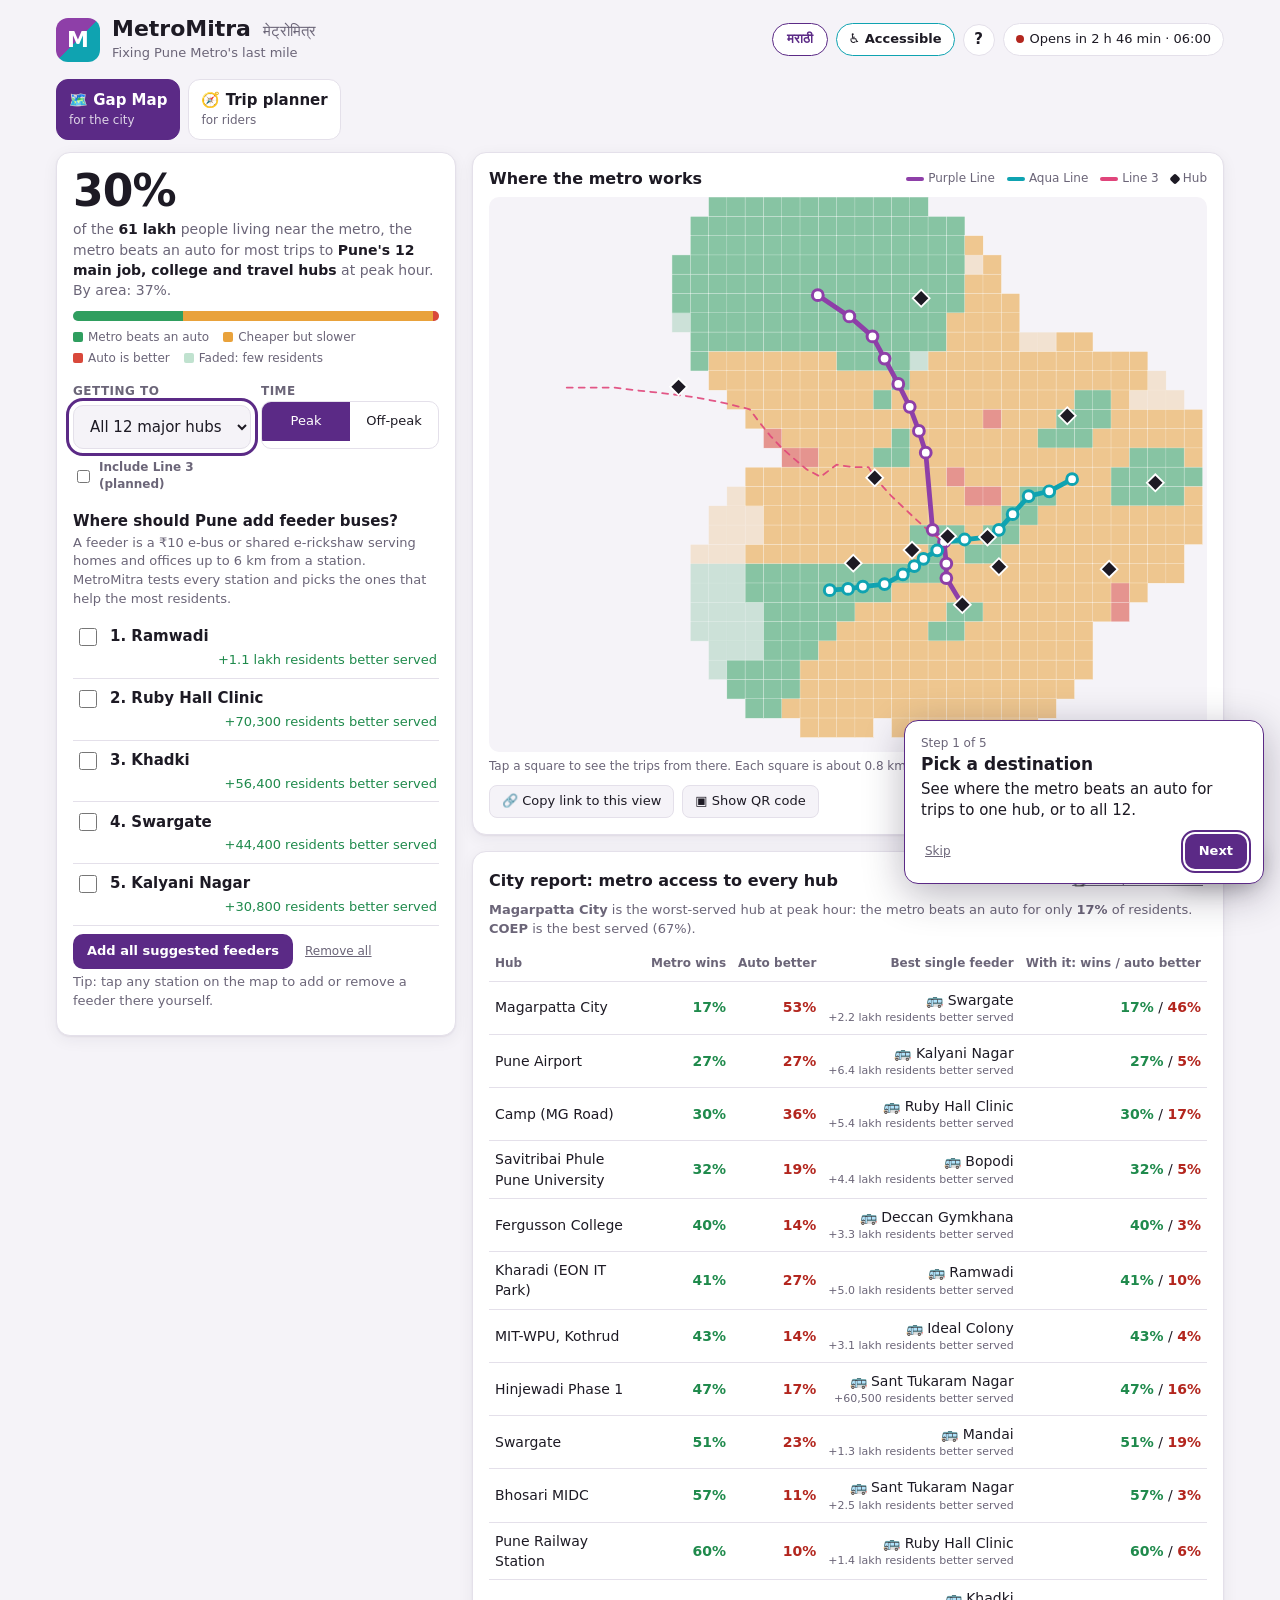
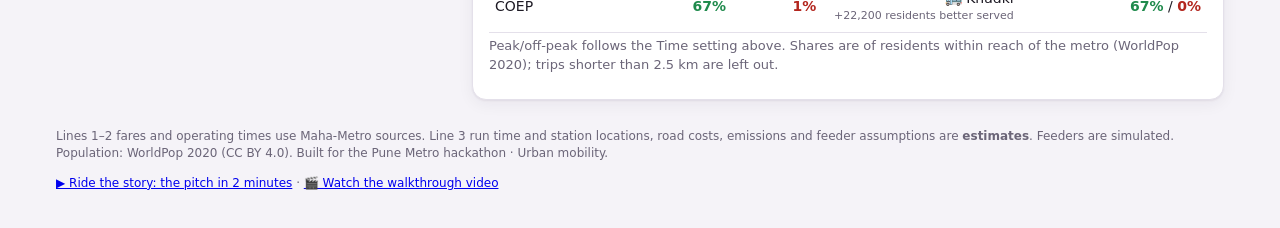
<file: index.html>
<!doctype html>
<html lang="en">
<head>
  <meta charset="utf-8">
  <meta name="viewport" content="width=device-width, initial-scale=1">
  <title>MetroMitra · Pune Metro gap map and trip planner</title>
  <meta name="description" content="See where Pune Metro beats an auto and where it fails, simulate feeder buses that fix the last mile, and plan any trip door to door.">
  <meta name="theme-color" content="#5b2a86">
  <link rel="manifest" href="manifest.webmanifest">
  <link rel="icon" href="icons/icon.svg" type="image/svg+xml">
  <link rel="apple-touch-icon" href="icons/icon-192.png">
  <link rel="stylesheet" href="css/style.css">
</head>
<body>
  <header class="top">
    <div class="brand">
      <span class="logo" aria-hidden="true">M</span>
      <div>
        <h1 data-i18n-html="brand">MetroMitra <span class="mr" lang="mr">मेट्रोमित्र</span></h1>
        <p class="tagline" data-i18n="tagline">Fixing Pune Metro's last mile</p>
      </div>
    </div>
    <div class="top-right">
      <button type="button" id="lang-toggle" class="lang-btn" data-i18n="lang.switch" data-i18n-attr="aria-label:lang.switchLabel" aria-label="मराठीत पाहा">मराठी</button>
      <button type="button" id="access-toggle" class="access-btn" aria-pressed="false" data-i18n="access.toggle" data-i18n-attr="aria-label:access.toggleAria">♿ Accessible</button>
      <button type="button" id="guide-btn" class="help-btn" aria-label="Show the guide" data-i18n-attr="aria-label:guide.open;title:guide.open">?</button>
      <div id="service" class="service" role="status"></div>
    </div>
  </header>

  <nav class="tabs" role="tablist" aria-label="Views" data-i18n-attr="aria-label:nav.label">
    <button type="button" role="tab" id="tab-gap" data-view="gap" aria-controls="view-gap" data-i18n-html="tab.gap">🗺️ Gap Map <small>for the city</small></button>
    <button type="button" role="tab" id="tab-plan" data-view="plan" aria-controls="view-plan" data-i18n-html="tab.plan">🧭 Trip planner <small>for riders</small></button>
  </nav>

  <main class="layout gap-layout" id="view-gap" role="tabpanel" aria-labelledby="tab-gap" hidden>
    <section class="panel gap-side" aria-label="Gap Map controls" data-i18n-attr="aria-label:gap.controls">
      <div class="headline">
        <p class="big"><b id="gap-pct">–</b><span id="gap-after"></span></p>
        <p id="gap-caption" class="caption" data-i18n="gap.working">Working out where the metro works…</p>
        <p id="gap-planned-delta" class="note" hidden></p>
        <div class="bar" id="gap-bar" aria-hidden="true"><i class="good"></i><i class="mixed"></i><i class="poor"></i></div>
        <ul class="key">
          <li><i class="good"></i><span data-i18n="gap.keyGood">Metro beats an auto</span></li>
          <li><i class="mixed"></i><span data-i18n="gap.keyMixed">Cheaper but slower</span></li>
          <li><i class="poor"></i><span data-i18n="gap.keyPoor">Auto is better</span></li>
          <li><i class="sparse"></i><span data-i18n="gap.sparseKey">Faded: few residents</span></li>
        </ul>
      </div>

      <div class="options">
        <div class="field small">
          <label for="gap-hub" data-i18n="gap.hub">Getting to</label>
          <select id="gap-hub"></select>
        </div>
        <fieldset class="field small">
          <legend data-i18n="gap.time">Time</legend>
          <div class="seg" role="radiogroup">
            <label><input type="radio" name="gap-time" value="peak" checked><span data-i18n="gap.peak">Peak</span></label>
            <label><input type="radio" name="gap-time" value="off"><span data-i18n="gap.off">Off-peak</span></label>
          </div>
        </fieldset>
        <div class="field small planned-toggle">
          <label><input type="checkbox" id="include-line3"> <span data-i18n="gap.includeLine3">Include Line 3 (planned)</span></label>
        </div>
      </div>

      <h3 data-i18n="gap.feedersTitle">Where should Pune add feeder buses?</h3>
      <p class="note" id="feeder-note"></p>
      <ol id="recs" class="recs"><li class="muted" data-i18n="gap.calculating">Calculating…</li></ol>
      <div class="rec-actions">
        <button type="button" id="apply-all" class="primary small-btn" data-i18n="gap.applyAll">Add all suggested feeders</button>
        <button type="button" id="reset-feeders" class="link-btn" data-i18n="gap.removeAll">Remove all</button>
      </div>
      <p class="note" data-i18n="gap.tip">Tip: tap any station on the map to add or remove a feeder there yourself.</p>

      <div id="cell-info" class="cell-info" hidden></div>
    </section>

    <section class="panel gap-map-panel" aria-label="Gap Map of Pune" data-i18n-attr="aria-label:gap.mapLabel">
      <div class="map-head">
        <h2 id="gap-title" data-i18n="gap.mapTitle">Where the metro works</h2>
        <div class="legend" id="gap-legend"></div>
      </div>
      <svg id="gap-map" role="img" aria-label="Map of Pune coloured by whether the metro beats an auto" data-i18n-attr="aria-label:gap.mapAria"></svg>
      <p class="hint" id="gap-hint"></p>
      <div class="share-row">
        <button type="button" id="gap-copy" class="share" data-i18n="share.link">🔗 Copy link to this view</button>
        <button type="button" id="gap-qr" class="share" data-i18n="share.qr">▣ Show QR code</button>
      </div>
    </section>

    <section class="panel report" id="report" aria-label="City report" data-i18n-attr="aria-label:rep.label">
      <div class="map-head">
        <h2 data-i18n="rep.title">City report: metro access to every hub</h2>
        <button type="button" id="print-report" class="link-btn" data-i18n="rep.print">🖨️ Print / save as PDF</button>
      </div>
      <p class="note" id="report-lead" data-i18n="rep.ranking">Ranking hubs…</p>
      <table class="compare report-table">
        <thead><tr><th data-i18n="rep.hub">Hub</th><th data-i18n="rep.wins">Metro wins</th><th data-i18n="rep.poor">Auto better</th><th data-i18n="rep.feeder">Best single feeder</th><th data-i18n="rep.after">With it: wins / auto better</th></tr></thead>
        <tbody id="report-body"></tbody>
      </table>
      <p class="note" id="report-note"></p>
    </section>
  </main>

  <main class="layout" id="view-plan" role="tabpanel" aria-labelledby="tab-plan" hidden>
    <section class="panel planner" aria-label="Plan a trip" data-i18n-attr="aria-label:plan.label">
      <form id="plan-form" autocomplete="off">
        <div class="field">
          <label for="from" data-i18n="plan.from">From</label>
          <div class="input-row">
            <input id="from" list="places" placeholder="Station, college, landmark… (मराठीतही)" data-i18n-attr="placeholder:plan.fromPh" required>
            <button type="button" id="locate" class="icon-btn" title="Use my location" aria-label="Use my location" data-i18n-attr="title:plan.locate;aria-label:plan.locate">◎</button>
          </div>
        </div>
        <button type="button" id="swap" class="swap" title="Swap from and to" aria-label="Swap from and to" data-i18n-attr="title:plan.swap;aria-label:plan.swap">⇅</button>
        <div class="field">
          <label for="to" data-i18n="plan.to">To</label>
          <input id="to" list="places" placeholder="Where are you going?" data-i18n-attr="placeholder:plan.toPh" required>
        </div>
        <datalist id="places"></datalist>

        <div class="options">
          <div class="field small">
            <label for="when" data-i18n="plan.when">Leaving at</label>
            <input id="when" type="time">
          </div>
          <div class="field small">
            <label for="pass" data-i18n="plan.ticket">Ticket</label>
            <select id="pass"></select>
          </div>
          <fieldset class="field small mile">
            <legend data-i18n="plan.mile">First &amp; last mile</legend>
            <div class="seg" role="radiogroup">
              <label><input type="radio" name="mile" value="auto" checked><span data-i18n="plan.mileAuto">🛺 Auto</span></label>
              <label><input type="radio" name="mile" value="cycle"><span data-i18n="plan.mileCycle">🚲 Cycle</span></label>
              <label><input type="radio" name="mile" value="walk"><span data-i18n="plan.mileWalk">🚶 Walk</span></label>
            </div>
          </fieldset>
        </div>

        <button type="submit" class="primary" data-i18n="plan.submit">Plan my trip</button>
        <p id="error" class="error" role="alert" hidden></p>
      </form>

      <div class="quick">
        <span data-i18n="plan.try">Try:</span>
        <button type="button" data-from="MIT-WPU, Kothrud" data-to="Pune Airport" data-i18n="plan.try1">MIT-WPU → Airport</button>
        <button type="button" data-from="PCMC" data-to="Swargate" data-i18n="plan.try2">PCMC → Swargate</button>
        <button type="button" data-from="Hinjewadi Phase 1" data-to="Koregaon Park" data-i18n="plan.try3">Hinjewadi → KP</button>
      </div>
    </section>

    <section id="results" class="panel results" aria-live="polite" hidden></section>

    <dialog id="report-dialog" class="report-dialog" aria-labelledby="report-dialog-title">
      <h2 id="report-dialog-title"></h2>
      <div class="report-choices">
        <button type="button" data-report-type="crowded" data-i18n="report.crowded">Crowded</button>
        <button type="button" data-report-type="lift" data-i18n="report.lift">Lift not working</button>
        <button type="button" data-report-type="escalator" data-i18n="report.escalator">Escalator not working</button>
      </div>
      <button type="button" id="report-dialog-close" class="link-btn" data-i18n="report.close">Close</button>
    </dialog>

    <section class="panel map-panel" aria-label="Pune Metro map" data-i18n-attr="aria-label:map.label">
      <div class="map-head">
        <h2 data-i18n="map.title">Network</h2>
        <div class="legend" id="legend"></div>
      </div>
      <svg id="map" role="img" aria-label="Map of Pune Metro Purple and Aqua lines" data-i18n-attr="aria-label:map.aria"></svg>
      <p class="hint" data-i18n="map.hint">Tap a station to plan from it, then tap another to plan to it.</p>
    </section>

    <section id="savings" class="panel savings" aria-label="My metro savings" data-i18n-attr="aria-label:sav.title">
      <div class="map-head">
        <h2 data-i18n="sav.title">My metro savings</h2>
        <button type="button" id="clear-trips" class="link-btn" data-i18n="sav.clear" hidden>Clear</button>
      </div>
      <div id="savings-body"></div>
    </section>
  </main>

  <footer class="foot">
    <p data-i18n-html="footer">Fares, timings, coordinates and road costs are <strong>estimates</strong> for planning, not official Maha-Metro data.
       Feeders are a simulation. Built for the Pune Metro hackathon · Urban mobility.</p>
    <p><a href="story.html" data-i18n="story.link">▶ Ride the story: the pitch in 2 minutes</a> ·
       <a href="https://youtu.be/BBzg8h42e30" target="_blank" rel="noopener" data-i18n="video.link">🎬 Watch the walkthrough video</a></p>
  </footer>

  <button type="button" id="ask-launcher" class="ask-launcher" aria-haspopup="dialog" aria-controls="ask-dialog" data-i18n="assistant.launch">💬 Ask</button>
  <dialog id="ask-dialog" class="ask-dialog" aria-labelledby="ask-title">
    <div class="ask-head"><h2 id="ask-title" data-i18n="assistant.title">Ask MetroMitra</h2><button type="button" id="ask-close" class="link-btn" data-i18n="assistant.close">Close</button></div>
    <div id="ask-messages" class="ask-messages" role="log" aria-live="polite" aria-relevant="additions text"></div>
    <div class="ask-chips" data-i18n-attr="aria-label:assistant.examplesLabel" aria-label="Examples">
      <button type="button" data-ask-example="assistant.example.trip" data-i18n="assistant.example.trip">PCMC to Swargate</button>
      <button type="button" data-ask-example="assistant.example.fare" data-i18n="assistant.example.fare">Fare from Vanaz to Swargate</button>
      <button type="button" data-ask-example="assistant.example.time" data-i18n="assistant.example.time">How often do trains run?</button>
      <button type="button" data-ask-example="assistant.example.feeders" data-i18n="assistant.example.feeders">Where should feeder buses go?</button>
    </div>
    <form id="ask-form" class="ask-form">
      <label class="sr-only" for="ask-input" data-i18n="assistant.inputLabel">Ask about a trip, fare or station</label>
      <input id="ask-input" type="text" autocomplete="off" data-i18n-attr="placeholder:assistant.inputPlaceholder" placeholder="Type a question…">
      <button type="submit" data-i18n="assistant.send">Send</button>
    </form>
  </dialog>

  <script src="js/data.js"></script>
  <script src="js/i18n.js"></script>
  <script src="js/population.js"></script>
  <script src="js/planner.js"></script>
  <script src="js/savings.js"></script>
  <script src="js/reports.js"></script>
  <script src="js/gapmap.js"></script>
  <script src="js/assistant.js"></script>
  <script src="js/vendor/qrcode.js"></script>
  <script src="js/share.js"></script>
  <script src="js/app.js"></script>
  <script src="js/savings-card.js"></script>
  <script src="js/guide.js"></script>
  <script src="js/gap-ui.js"></script>
</body>
</html>
</file>
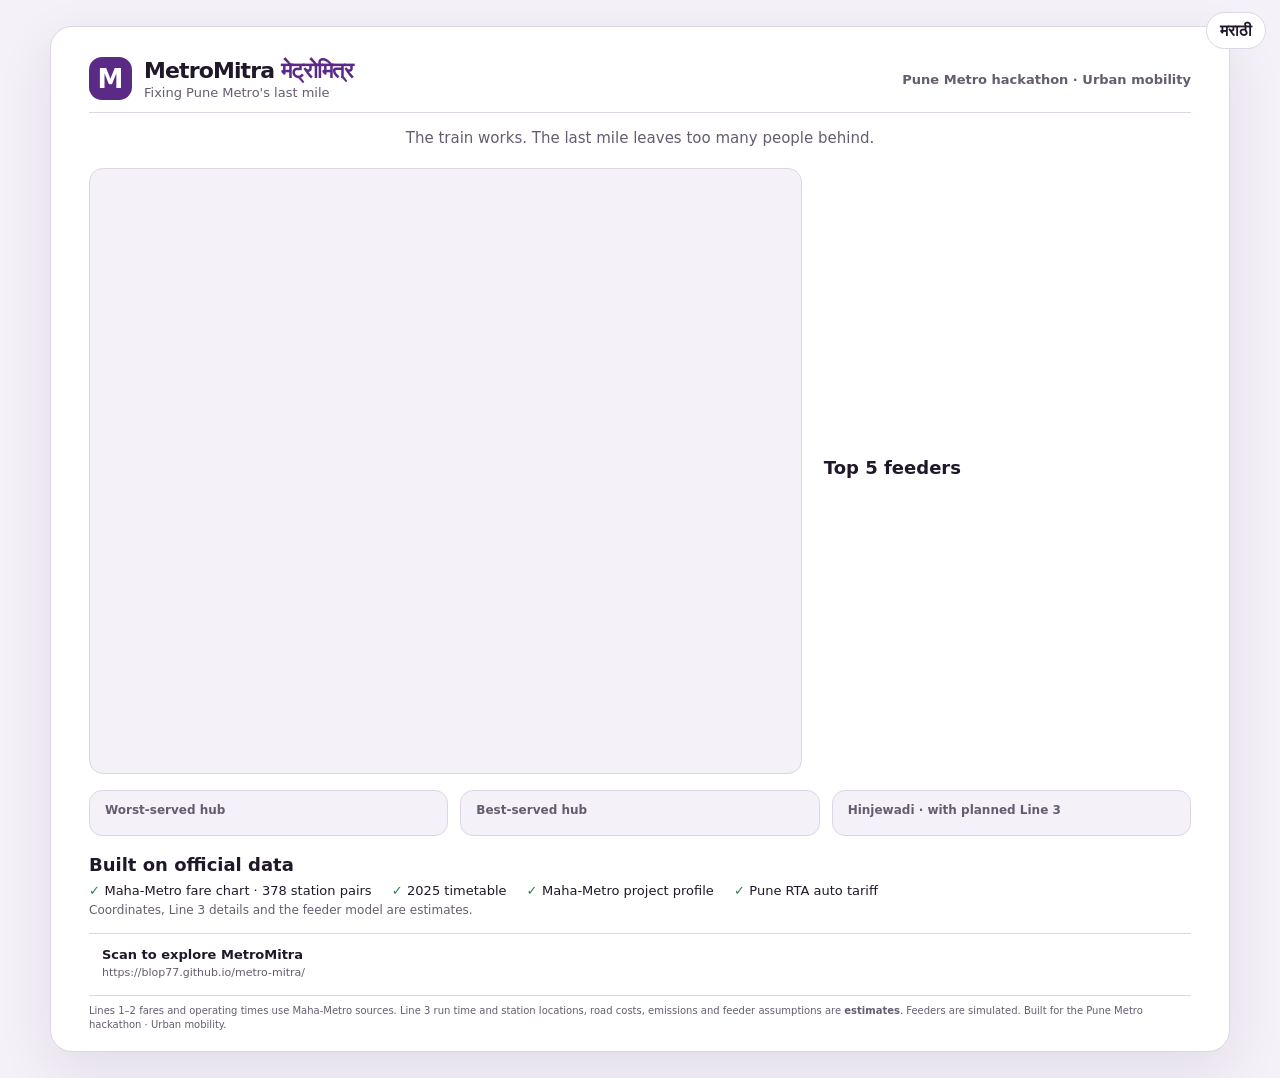
<file: pitch.html>
<!doctype html>
<html lang="en">
<head>
  <meta charset="utf-8">
  <meta name="viewport" content="width=device-width, initial-scale=1">
  <meta name="theme-color" content="#5b2a86">
  <title data-i18n-attr="title:pitch.title">MetroMitra · Pune Metro hackathon</title>
  <link rel="icon" href="icons/icon.svg" type="image/svg+xml">
  <link rel="stylesheet" href="css/pitch.css">
</head>
<body>
  <button id="pitch-lang" class="language" type="button" data-i18n="lang.switch">मराठी</button>
  <main class="sheet">
    <header class="masthead">
      <div class="brand"><span class="logo" aria-hidden="true">M</span><div><h1 data-i18n-html="brand">MetroMitra <span class="mr" lang="mr">मेट्रोमित्र</span></h1><p data-i18n="tagline">Fixing Pune Metro's last mile</p></div></div>
      <p class="event" data-i18n="pitch.event">Pune Metro hackathon · Urban mobility</p>
    </header>
    <section class="hero">
      <p class="problem" data-i18n="pitch.problem">The train works. The last mile leaves too many people behind.</p>
      <h2 id="pitch-headline"></h2>
      <p id="pitch-after" class="after"></p>
    </section>
    <section class="main-grid">
      <div class="map-wrap"><svg id="pitch-map" role="img" aria-label="Peak-hour Gap Map with five suggested feeder buses" data-i18n-attr="aria-label:pitch.mapLabel" viewBox="0 0 600 510"></svg></div>
      <div class="feeders"><h2 data-i18n="pitch.topFeeders">Top 5 feeders</h2><ol id="pitch-feeders"></ol></div>
    </section>
    <section class="findings" aria-label="Key findings" data-i18n-attr="aria-label:pitch.findings">
      <article class="finding"><span class="eyebrow" data-i18n="pitch.worst">Worst-served hub</span><strong id="pitch-worst-name"></strong><b id="pitch-worst-pct"></b></article>
      <article class="finding"><span class="eyebrow" data-i18n="pitch.best">Best-served hub</span><strong id="pitch-best-name"></strong><b id="pitch-best-pct"></b></article>
      <article class="finding line3"><span class="eyebrow" data-i18n="pitch.hinjewadi">Hinjewadi · with planned Line 3</span><strong id="pitch-hinjewadi"></strong><small id="pitch-line3"></small></article>
    </section>
    <section class="sources"><h2 data-i18n="pitch.official">Built on official data</h2><ul><li data-i18n="pitch.fares">Maha-Metro fare chart · 378 station pairs</li><li data-i18n="pitch.timetable">2025 timetable</li><li data-i18n="pitch.profile">Maha-Metro project profile</li><li data-i18n="pitch.tariff">Pune RTA auto tariff</li></ul><p class="estimates" data-i18n="pitch.estimates">Coordinates, Line 3 details and the feeder model are estimates.</p></section>
    <aside class="qr-block"><div id="pitch-qr" aria-hidden="true"></div><div><b data-i18n="pitch.scan">Scan to explore MetroMitra</b><p data-i18n="pitch.url">https://blop77.github.io/metro-mitra/</p></div></aside>
    <footer class="foot"><span data-i18n-html="footer">Lines 1–2 fares and operating times use Maha-Metro sources. Line 3 run time and station locations, road costs, emissions and feeder assumptions are <strong>estimates</strong>. Feeders are simulated. Built for the Pune Metro hackathon · Urban mobility.</span></footer>
  </main>
  <script src="js/data.js"></script><script src="js/i18n.js"></script><script src="js/planner.js"></script><script src="js/gapmap.js"></script><script src="js/pitch-data.js"></script><script src="js/vendor/qrcode.js"></script><script src="js/pitch.js"></script>
</body>
</html>
</file>
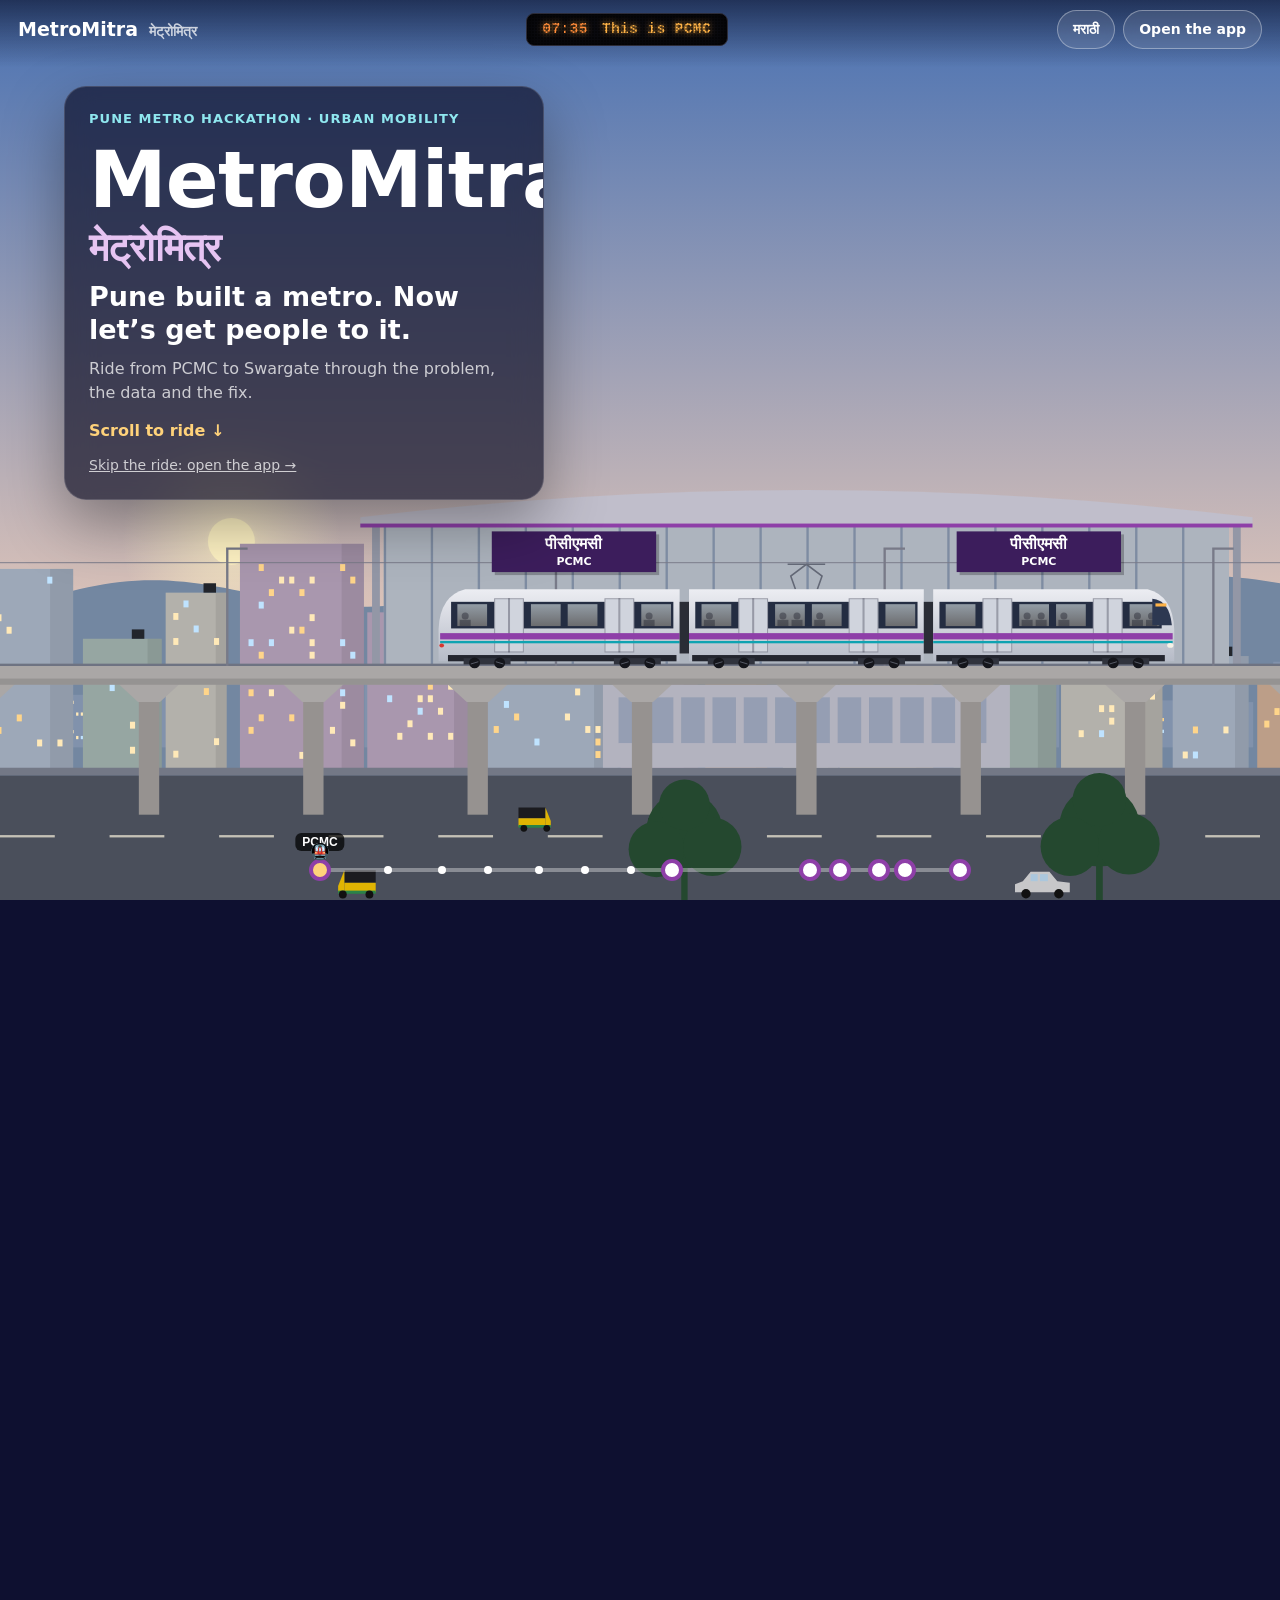
<file: story.html>
<!doctype html>
<html lang="en">
<head>
  <meta charset="utf-8">
  <meta name="viewport" content="width=device-width, initial-scale=1, viewport-fit=cover">
  <title>MetroMitra · Ride the story</title>
  <meta name="description" content="Ride Pune Metro from PCMC to Swargate and see why the last mile keeps people in autos, and how MetroMitra finds the fix.">
  <meta name="theme-color" content="#120f2b">
  <link rel="icon" href="icons/icon.svg" type="image/svg+xml">
  <link rel="manifest" href="manifest.webmanifest">
  <link rel="stylesheet" href="css/story.css">
  <script>document.documentElement.classList.add('js');</script>
</head>
<body>
  <canvas id="scene" aria-hidden="true"></canvas>
  <div id="dim" aria-hidden="true"></div>

  <header class="s-top">
    <a class="s-brand" href="index.html" data-i18n-html="brand">MetroMitra <span class="mr" lang="mr">मेट्रोमित्र</span></a>
    <p class="led" id="led" aria-hidden="true"><span id="led-clock">08:00</span><span id="led-text"></span></p>
    <div class="s-actions">
      <button type="button" id="lang-toggle" class="s-btn" data-i18n="lang.switch" data-i18n-attr="aria-label:lang.switchLabel" aria-label="मराठीत पाहा">मराठी</button>
      <a class="s-btn s-app" href="index.html" data-i18n="story.openApp">Open the app</a>
    </div>
  </header>

  <main id="story">
    <!-- Each chapter is shown while the train waits at its station (data-stop). -->
    <section class="chapter hero" data-stop="0" aria-labelledby="h-hero">
      <p class="kicker" data-i18n="story.kicker">Pune Metro hackathon · Urban mobility</p>
      <h1 id="h-hero" data-i18n-html="brand">MetroMitra <span class="mr" lang="mr">मेट्रोमित्र</span></h1>
      <p class="lead" data-i18n="story.hero.title">Pune built a metro. Now let’s get people to it.</p>
      <p id="hero-sub"></p>
      <p class="scroll-cue"><span data-i18n="story.scroll">Scroll to ride</span> <i aria-hidden="true">↓</i></p>
      <a class="skip" href="index.html" data-i18n="story.skip">Skip the ride: open the app →</a>
    </section>

    <section class="chapter" data-stop="1" aria-labelledby="h-c1">
      <h2 id="h-c1" data-i18n="story.c1.title">The metro is here</h2>
      <div class="stats">
        <p><b data-count="km">32</b><span data-i18n="story.c1.km">km of open line</span></p>
        <p><b data-count="stations">28</b><span data-i18n="story.c1.stations">stations</span></p>
        <p><b data-count="headway">6</b><span data-i18n="story.c1.every">minutes between trains at peak</span></p>
        <p><b id="fares">₹10–35</b><span data-i18n="story.c1.fare">fares on the official chart</span></p>
      </div>
      <p id="c1-text"></p>
      <p class="src" data-i18n="story.c1.src">Source: Maha-Metro timetable and fare chart</p>
    </section>

    <section class="chapter" data-stop="2" aria-labelledby="h-c2">
      <h2 id="h-c2" data-i18n="story.c2.title">The trip doesn’t start at a station</h2>
      <p id="c2-lead"></p>
      <div class="race" id="race"></div>
      <p id="c2-punch" class="punch"></p>
      <p id="c2-verdict"></p>
    </section>

    <section class="chapter" data-stop="3" aria-labelledby="h-c3">
      <h2 id="h-c3" data-i18n="story.c3.title">How big is the gap?</h2>
      <p class="big"><b id="c3-pct">30%</b></p>
      <p id="c3-text"></p>
      <div class="people" id="people" role="img"></div>
      <ul class="s-key">
        <li><i class="good"></i><span data-i18n="gap.keyGood">Metro beats an auto</span></li>
        <li><i class="mixed"></i><span data-i18n="gap.keyMixed">Cheaper but slower</span></li>
        <li><i class="poor"></i><span data-i18n="gap.keyPoor">Auto is better</span></li>
      </ul>
      <p id="c3-area" class="note"></p>
      <p class="src" data-i18n="story.c3.src">Population: WorldPop 2020 (CC BY 4.0)</p>
    </section>

    <section class="chapter feature" data-stop="4" aria-labelledby="h-c4">
      <div class="visual stage3d"><canvas id="minimap" role="img" data-i18n-attr="aria-label:gap.mapAria" aria-label="Map of Pune coloured by whether the metro beats an auto"></canvas></div>
      <div class="words">
        <h2 id="h-c4" data-i18n="story.c4.title">The Gap Map finds the fix</h2>
        <p id="c4-text"></p>
        <p class="result" id="c4-result" aria-live="polite"></p>
        <ol class="s-recs" id="c4-recs"><li class="muted" data-i18n="gap.testing">Testing a feeder at every station…</li></ol>
      </div>
    </section>

    <section class="chapter feature" data-stop="5" aria-labelledby="h-c5">
      <div class="visual stage3d">
        <div class="phone" id="phone"><iframe id="phone-app" tabindex="-1" data-i18n-attr="title:story.phoneLabel" title="The MetroMitra trip planner"></iframe></div>
      </div>
      <div class="words">
        <h2 id="h-c5" data-i18n="story.c5.title">And for riders, a planner that tells the truth</h2>
        <p data-i18n="story.c5.text">Door to door, with the first and last mile, fares from the official chart and an honest verdict.</p>
        <ul class="chips">
          <li data-i18n="story.f.lang">English and मराठी</li>
          <li data-i18n="story.f.offline">Works offline, even underground</li>
          <li data-i18n="story.f.access">Accessible mode with step-free routes</li>
          <li data-i18n="story.f.savings">Savings tracker and shareable card</li>
          <li data-i18n="story.f.share">QR codes for any view</li>
        </ul>
        <a class="s-btn primary" id="c5-open" href="index.html" data-i18n="story.c5.try">Open this trip</a>
      </div>
    </section>

    <section class="chapter finale" data-stop="6" aria-labelledby="h-c6">
      <h2 id="h-c6" data-i18n="story.c6.title">End of the line. Start of yours.</h2>
      <p data-i18n="story.c6.text">Open the Gap Map to see your neighbourhood, or plan your next trip.</p>
      <div class="cta">
        <a class="s-btn primary" href="index.html#view=gap" data-i18n="story.c6.gap">🗺️ Open the Gap Map</a>
        <a class="s-btn" href="index.html#view=plan" data-i18n="story.c6.plan">🧭 Plan a trip</a>
      </div>
      <div class="qr" id="qr" role="img" data-i18n-attr="aria-label:story.c6.qr" aria-label="QR code for MetroMitra"></div>
      <p class="src" data-i18n="story.c6.credits">Fares, timetable and stations: Maha-Metro. Auto tariff: Pune RTA. Population: WorldPop 2020.</p>
      <p><a href="https://github.com/Blop77/metro-mitra" data-i18n="story.c6.code">Source code on GitHub</a> · <a href="https://youtu.be/BBzg8h42e30" target="_blank" rel="noopener" data-i18n="video.link">🎬 Watch the walkthrough video</a> · <button type="button" class="link" id="replay" data-i18n="story.replay">↑ Ride again</button></p>
    </section>
  </main>

  <nav class="linebar" id="linebar" data-i18n-attr="aria-label:story.lineNav" aria-label="Stations on the ride"></nav>
  <div id="spacer"></div>

  <script src="js/data.js"></script>
  <script src="js/i18n.js"></script>
  <script src="js/population.js"></script>
  <script src="js/planner.js"></script>
  <script src="js/gapmap.js"></script>
  <script src="js/story-data.js"></script>
  <script src="js/vendor/qrcode.js"></script>
  <script src="js/story.js"></script>
</body>
</html>
</file>
<file: css/style.css>
/* MetroMitra — styles. Mobile first; two columns from 900px. */
:root {
  --bg: #f5f3f8;
  --panel: #ffffff;
  --ink: #1d1a24;
  --muted: #6b6578;
  --line: #e4e0ea;
  --brand: #5b2a86;
  --brand-ink: #ffffff;
  --purple: #8e3fa8;
  --aqua: #0fa3b1;
  --good: #1f8a4c;
  --good-bg: #e6f5ec;
  --warn: #9a6200;
  --warn-bg: #fff4dc;
  --bad: #b3261e;
  --bad-bg: #fde8e6;
  --shadow: 0 1px 2px rgba(30, 20, 50, .06), 0 4px 16px rgba(30, 20, 50, .06);
  --radius: 14px;
  --heat-good: #2f9e5f;
  --heat-mixed: #e9a23b;
  --heat-poor: #d9483b;
  color-scheme: light;
}
@media (prefers-color-scheme: dark) {
  :root {
    --bg: #14121a;
    --panel: #1e1b26;
    --ink: #ece8f3;
    --muted: #a29bb1;
    --line: #322d3d;
    --brand: #a874d6;
    --brand-ink: #14121a;
    --purple: #b56ad0;
    --aqua: #2cc3d0;
    --good: #5fd08f;
    --good-bg: #173324;
    --warn: #f0b54a;
    --warn-bg: #3a2c10;
    --bad: #ff8a80;
    --bad-bg: #3d1a18;
    --shadow: none;
    --heat-good: #3fbf78;
    --heat-mixed: #f0b54a;
    --heat-poor: #f06459;
    color-scheme: dark;
  }
}

* { box-sizing: border-box; }
[hidden] { display: none !important; }
html { -webkit-text-size-adjust: 100%; }
html.accessible { --access-tap-size: 44px; }
html.accessible body { font-size: 18px; }
body {
  margin: 0;
  background: var(--bg);
  color: var(--ink);
  font: 15px/1.45 system-ui, -apple-system, "Segoe UI", Roboto, "Noto Sans", "Noto Sans Devanagari",
        "Nirmala UI", "Kohinoor Devanagari", sans-serif;
}
button, input, select { font: inherit; color: inherit; }
h1, h2, h3 { margin: 0; line-height: 1.2; }

/* ---------- header ---------- */
.top {
  display: flex; flex-wrap: wrap; gap: 12px; align-items: center; justify-content: space-between;
  padding: 16px; max-width: 1200px; margin: 0 auto;
}
.brand { display: flex; gap: 12px; align-items: center; }
.logo {
  width: 44px; height: 44px; border-radius: 12px; display: grid; place-items: center;
  background: linear-gradient(135deg, var(--purple) 0 50%, var(--aqua) 50% 100%);
  color: #fff; font-weight: 800; font-size: 22px;
}
.brand h1 { font-size: 22px; }
.mr { font-weight: 500; font-size: 15px; color: var(--muted); margin-left: 4px; }
.tagline { margin: 2px 0 0; color: var(--muted); font-size: 13px; }
.top-right { display: flex; flex-wrap: wrap; gap: 8px; align-items: center; }
.lang-btn {
  border: 1px solid var(--brand); color: var(--brand); background: var(--panel); border-radius: 999px;
  padding: 6px 14px; font-size: 13px; font-weight: 700; cursor: pointer;
}
.lang-btn:hover { background: var(--brand); color: var(--brand-ink); }
.help-btn {
  width: 32px; height: 32px; border-radius: 50%; border: 1px solid var(--line); background: var(--panel);
  color: var(--ink); font-weight: 800; cursor: pointer;
}
.help-btn:hover { border-color: var(--brand); color: var(--brand); }
.access-btn {
  border: 1px solid var(--aqua); color: var(--ink); background: var(--panel); border-radius: 999px;
  padding: 6px 12px; font-size: 13px; font-weight: 700; cursor: pointer;
}
.access-btn[aria-pressed="true"] { background: var(--brand); color: var(--brand-ink); }
.service {
  font-size: 13px; padding: 6px 12px; border-radius: 999px; background: var(--panel);
  border: 1px solid var(--line);
}
.service .dot { display: inline-block; width: 8px; height: 8px; border-radius: 50%; margin-right: 6px; background: var(--good); }
.service.closed .dot { background: var(--bad); }

/* ---------- tabs ---------- */
.tabs { display: flex; gap: 8px; max-width: 1200px; margin: 0 auto; padding: 0 16px 12px; }
.tabs button {
  flex: 1 1 0; min-width: 0; border: 1px solid var(--line); background: var(--panel); border-radius: 12px;
  padding: 10px 12px; cursor: pointer; font-weight: 700; text-align: left;
}
.tabs button small { display: block; font-weight: 400; color: var(--muted); font-size: 12px; }
.tabs button[aria-selected="true"] { background: var(--brand); color: var(--brand-ink); border-color: var(--brand); }
.tabs button[aria-selected="true"] small { color: inherit; opacity: .8; }
@media (min-width: 900px) { .tabs button { flex: 0 0 auto; } }

/* ---------- layout ---------- */
.layout {
  display: grid; gap: 16px; padding: 0 16px 16px; max-width: 1200px; margin: 0 auto;
  grid-template-columns: minmax(0, 1fr);
}
@media (min-width: 900px) {
  .layout { grid-template-columns: minmax(0, 420px) minmax(0, 1fr); align-items: start; }
  .planner { grid-column: 1; grid-row: 1; }
  .results { grid-column: 1; grid-row: 2; }
  .savings { grid-column: 1; grid-row: 3; }
  .map-panel { grid-column: 2; grid-row: 1 / span 3; position: sticky; top: 16px; }
  .gap-layout { grid-template-columns: minmax(0, 400px) minmax(0, 1fr); }
  .gap-side { grid-column: 1; grid-row: 1 / span 2; }
  .gap-map-panel { grid-column: 2; grid-row: 1; }
  .report { grid-column: 2; grid-row: 2; }
}
.panel {
  background: var(--panel); border: 1px solid var(--line); border-radius: var(--radius);
  box-shadow: var(--shadow); padding: 16px; min-width: 0;
}

/* ---------- form ---------- */
#plan-form { position: relative; display: grid; gap: 10px; }
.field { display: grid; gap: 4px; border: 0; padding: 0; margin: 0; min-width: 0; }
.field label, .field legend { font-size: 12px; font-weight: 600; color: var(--muted); text-transform: uppercase; letter-spacing: .04em; padding: 0; }
.input-row { display: flex; gap: 8px; }
input[list], input[type=time], select {
  width: 100%; min-width: 0; padding: 11px 12px; border-radius: 10px; border: 1px solid var(--line);
  background: var(--bg);
}
input:focus-visible, button:focus-visible { outline: 2px solid var(--brand); outline-offset: 2px; }
html.accessible :focus-visible { outline: 3px solid var(--brand); outline-offset: 3px; }
.icon-btn {
  flex: none; width: 44px; border-radius: 10px; border: 1px solid var(--line); background: var(--bg);
  cursor: pointer; font-size: 18px;
}
.swap {
  position: absolute; right: 6px; top: 64px; z-index: 1; width: 32px; height: 32px; border-radius: 50%;
  border: 1px solid var(--line); background: var(--panel); cursor: pointer; font-size: 16px; line-height: 1;
}
.options { display: grid; grid-template-columns: minmax(0, 1fr) minmax(0, 1fr); gap: 10px; }
.options .mile { grid-column: 1 / -1; }
.seg { display: flex; border: 1px solid var(--line); border-radius: 10px; overflow: hidden; }
.seg label { flex: 1; text-transform: none; letter-spacing: 0; font-weight: 500; color: var(--ink); font-size: 13px; }
.seg input { position: absolute; opacity: 0; pointer-events: none; }
.seg span { display: block; text-align: center; padding: 10px 2px; cursor: pointer; white-space: nowrap; }
.seg input:checked + span { background: var(--brand); color: var(--brand-ink); }
.seg input:focus-visible + span { outline: 2px solid var(--brand); outline-offset: -2px; }
.primary {
  border: 0; border-radius: 10px; padding: 13px; background: var(--brand); color: var(--brand-ink);
  font-weight: 700; cursor: pointer;
}
.primary:hover { filter: brightness(1.08); }
.error { margin: 0; color: var(--bad); font-size: 13px; }
.quick { display: flex; flex-wrap: wrap; gap: 6px; align-items: center; margin-top: 12px; font-size: 12px; color: var(--muted); }
.quick button {
  border: 1px solid var(--line); background: var(--bg); border-radius: 999px; padding: 4px 10px;
  cursor: pointer; font-size: 12px;
}

/* ---------- results ---------- */
.summary { display: grid; grid-template-columns: repeat(3, minmax(0, 1fr)); gap: 8px; margin-bottom: 12px; }
.stat { background: var(--bg); border-radius: 10px; padding: 10px; text-align: center; }
.stat b { display: block; font-size: 20px; }
.stat small { color: var(--muted); font-size: 12px; }

.verdict { border-radius: 10px; padding: 10px 12px; margin-bottom: 14px; font-size: 14px; }
.verdict.metro { background: var(--good-bg); color: var(--good); }
.verdict.tradeoff, .verdict.notyet { background: var(--warn-bg); color: var(--warn); }
.verdict.road, .verdict.closed { background: var(--bad-bg); color: var(--bad); }

.steps { list-style: none; margin: 0 0 14px; padding: 0; }
.step { display: grid; grid-template-columns: 28px minmax(0, 1fr) auto; gap: 10px; padding: 8px 0; position: relative; }
.step::before {
  content: ""; position: absolute; left: 13px; top: 30px; bottom: -8px; width: 2px; background: var(--line);
}
.step:last-child::before { display: none; }
.step .ico {
  width: 28px; height: 28px; border-radius: 50%; display: grid; place-items: center; font-size: 14px;
  background: var(--bg); border: 2px solid var(--line); position: relative; z-index: 1;
}
.step.ride .ico { color: #fff; border-color: transparent; font-size: 11px; font-weight: 700; }
.step .what { min-width: 0; }
.step .what b { display: block; }
.step .what small { color: var(--muted); display: block; overflow-wrap: anywhere; }
.step .when { font-size: 13px; color: var(--muted); text-align: right; white-space: nowrap; }
.report-icon { display: inline-block; margin-left: 4px; font-size: 14px; vertical-align: baseline; }
.report-problem { display: block; width: fit-content; }
.report-problem, .avoid-station { border: 0; padding: 2px 6px; margin: 3px 4px 0 0; border-radius: 5px; background: var(--bg); color: var(--brand); font: inherit; font-size: 12px; cursor: pointer; }
.lift-warning { display: block; color: var(--bad); margin-top: 4px; }
.chip { display: inline-block; color: #fff; border-radius: 6px; padding: 0 6px; font-size: 12px; font-weight: 700; }

.compare { width: 100%; border-collapse: collapse; font-size: 14px; }
.compare th, .compare td { padding: 8px 6px; text-align: right; border-bottom: 1px solid var(--line); }
.compare th:first-child, .compare td:first-child { text-align: left; }
.compare td + td { white-space: nowrap; }
.compare th { font-size: 12px; color: var(--muted); font-weight: 600; }
.compare tr.best td { font-weight: 700; }
.results h3 { font-size: 14px; margin: 16px 0 6px; color: var(--muted); text-transform: uppercase; letter-spacing: .04em; }
.alt { font-size: 13px; color: var(--muted); margin: 4px 0; }
.actions { display: flex; flex-wrap: wrap; gap: 8px; margin-top: 12px; }
.took { border: 0; background: var(--good); color: var(--panel); border-radius: 8px; padding: 6px 12px; cursor: pointer; font-size: 13px; font-weight: 600; }
.took:disabled { opacity: .6; cursor: default; }
.share { border: 1px solid var(--line); background: var(--bg); border-radius: 8px; padding: 6px 12px; cursor: pointer; font-size: 13px; }

/* ---------- map ---------- */
.map-head { display: flex; flex-wrap: wrap; gap: 8px; justify-content: space-between; align-items: center; margin-bottom: 8px; }
.map-head h2 { font-size: 16px; }
.legend { display: flex; gap: 12px; font-size: 12px; color: var(--muted); }
.legend i { display: inline-block; width: 18px; height: 4px; border-radius: 2px; vertical-align: middle; margin-right: 4px; }
#map { width: 100%; height: auto; display: block; touch-action: manipulation; }
#map .track { fill: none; stroke-width: 6; stroke-linecap: round; stroke-linejoin: round; }
#map.has-route .track { opacity: .25; }
#map .route { fill: none; stroke-width: 9; stroke-linecap: round; stroke-linejoin: round; }
#map .stn { fill: var(--panel); stroke-width: 3; cursor: pointer; }
#map .stn:hover { stroke-width: 5; }
#map .stn.xchg { stroke: var(--ink); }
#map .stn.sel { fill: var(--ink); }
#map .map-report-icons { font-size: 16px; pointer-events: none; }   /* the station under it stays tappable */
#map .lbl { font-size: 11px; fill: var(--ink); paint-order: stroke; stroke: var(--panel); stroke-width: 3px; pointer-events: none; }
@media (max-width: 600px) { #map .lbl { font-size: 17px; stroke-width: 4px; } }
html.accessible #map .lbl, html.accessible #gap-map .lbl { font-size: 20px; stroke-width: 5px; }
#map .pin { stroke: var(--panel); stroke-width: 2; }
#map .mile { fill: none; stroke: var(--ink); stroke-width: 2; stroke-dasharray: 4 4; opacity: .7; }
.hint { margin: 6px 0 0; font-size: 12px; color: var(--muted); }

/* ---------- savings ---------- */
.link-btn { border: 0; background: none; color: var(--muted); text-decoration: underline; cursor: pointer; font-size: 12px; padding: 4px; }
.savings .summary { margin-bottom: 8px; }
.savings .empty { margin: 0; color: var(--muted); font-size: 13px; }
.trip-log { list-style: none; margin: 0; padding: 0; font-size: 13px; }
.trip-log li { display: flex; justify-content: space-between; gap: 8px; padding: 6px 0; border-bottom: 1px solid var(--line); }
.trip-log li:last-child { border-bottom: 0; }
.trip-log span:first-child { min-width: 0; overflow-wrap: anywhere; }
.trip-log .gain { color: var(--good); white-space: nowrap; }
.trip-log .loss { color: var(--muted); white-space: nowrap; }

/* ---------- gap map ---------- */
.headline .big { margin: 0; font-size: 44px; line-height: 1; letter-spacing: -.02em; }
.headline .big .arrow { color: var(--muted); font-size: 28px; }
.headline .big .after { color: var(--good); }
.headline .caption { margin: 6px 0 10px; color: var(--muted); font-size: 14px; }
.headline .caption b { color: var(--ink); }
.bar { display: flex; height: 10px; border-radius: 5px; overflow: hidden; background: var(--line); }
.bar i { display: block; height: 100%; transition: width .4s; }
.bar .good, .key .good { background: var(--heat-good); }
.bar .mixed, .key .mixed { background: var(--heat-mixed); }
.bar .poor, .key .poor { background: var(--heat-poor); }
.key { list-style: none; display: flex; flex-wrap: wrap; gap: 4px 14px; padding: 0; margin: 8px 0 16px; font-size: 12px; color: var(--muted); }
.key i { display: inline-block; width: 10px; height: 10px; border-radius: 2px; margin-right: 5px; vertical-align: -1px; }
.gap-side h3 { font-size: 15px; margin: 18px 0 4px; }
.note { margin: 4px 0 8px; font-size: 13px; color: var(--muted); }
.muted { color: var(--muted); }
.recs { list-style: none; margin: 8px 0; padding: 0; }
.recs li { border-bottom: 1px solid var(--line); }
.recs li.muted { padding: 8px 0; font-size: 13px; border: 0; }
.recs label { display: flex; flex-wrap: wrap; align-items: center; gap: 2px 10px; padding: 8px 2px; cursor: pointer; }
.recs input { width: 18px; height: 18px; accent-color: var(--brand); flex: none; }
.rec-name { flex: 1 1 9em; min-width: 0; font-weight: 600; }
.rec-gain { color: var(--good); font-size: 13px; white-space: nowrap; margin-left: auto; }   /* wraps under the name on phones */
.rec-actions { display: flex; flex-wrap: wrap; align-items: center; gap: 8px; margin-top: 8px; }
.small-btn { padding: 8px 14px; font-size: 13px; }
.small-label { width: 100%; font-size: 12px; color: var(--muted); }
.rec-actions select { flex: 1 1 160px; min-width: 0; padding: 8px 10px; border-radius: 10px; border: 1px solid var(--line); background: var(--bg); }
.cell-info { margin-top: 16px; border-top: 2px solid var(--line); padding-top: 8px; }
.cell-head { display: flex; justify-content: space-between; align-items: center; gap: 8px; }
.cell-head h3 { margin: 6px 0; }
.cell-table td small { display: block; color: var(--muted); font-weight: 400; font-size: 11px; overflow-wrap: anywhere; }
.cell-table td:nth-child(2) { text-align: center; }

#gap-map { width: 100%; height: auto; display: block; touch-action: manipulation; background: var(--bg); border-radius: 10px; }
#gap-map .cell { opacity: .55; cursor: pointer; stroke: var(--panel); stroke-width: .4; }
#gap-map .cell:hover { opacity: .85; }
#gap-map .cell.good { fill: var(--heat-good); }
#gap-map .cell.mixed { fill: var(--heat-mixed); }
#gap-map .cell.poor { fill: var(--heat-poor); }
#gap-map .cell.none { fill: var(--line); }
#gap-map .cell.sparse { opacity: .2; }
.key .sparse { background: var(--heat-good); opacity: .3; }
#gap-map .cell.sel { opacity: 1; stroke: var(--ink); stroke-width: 2; }
#gap-map .track { fill: none; stroke-width: 4; stroke-linecap: round; stroke-linejoin: round; pointer-events: none; }
#gap-map .planned-track { stroke-width: 1.5; stroke-dasharray: 5 5; opacity: .9; }
#gap-map .stn { fill: var(--panel); stroke-width: 2.5; cursor: pointer; }
#gap-map .stn:hover { stroke-width: 4; }
#gap-map .stn.feeder { fill: var(--good); stroke: var(--panel); }
#gap-map .catch { fill: var(--good); fill-opacity: .07; stroke: var(--good); stroke-dasharray: 4 4; stroke-width: 1.5; pointer-events: none; }
#gap-map .hub { fill: var(--ink); stroke: var(--panel); stroke-width: 1.5; }
#gap-map .lbl { font-size: 11px; fill: var(--ink); paint-order: stroke; stroke: var(--bg); stroke-width: 3px; pointer-events: none; }
#gap-map .hub-lbl { font-weight: 600; }
#gap-map .feeder-lbl { fill: var(--good); font-weight: 700; }
@media (max-width: 600px) { #gap-map .lbl { font-size: 15px; } }
@media (max-width: 899px) { .gap-map-panel { order: -1; } }
.report-table td:nth-child(n+2), .report-table th:nth-child(n+2) { white-space: nowrap; }
.report-table .pct { font-weight: 700; }
.report-table .good { color: var(--good); }
.report-table .poor { color: var(--bad); }
.report-table td small { display: block; color: var(--muted); font-size: 11px; font-weight: 400; }
.report { overflow-x: auto; }

/* ---------- sharing and the guide ---------- */
.share-row { display: flex; flex-wrap: wrap; gap: 8px; margin-top: 10px; }
dialog.qr-dialog {
  border: 1px solid var(--line); border-radius: var(--radius); padding: 20px; background: var(--panel); color: var(--ink);
  width: min(420px, calc(100vw - 32px)); text-align: center;
}
dialog.qr-dialog::backdrop { background: rgba(10, 8, 16, .65); }
dialog.report-dialog { width: min(360px, calc(100vw - 28px)); border: 1px solid var(--line); border-radius: 14px; padding: 20px; color: var(--ink); background: var(--panel); }
dialog.report-dialog::backdrop { background: rgba(10, 8, 16, .65); }
/* Offline Ask panel stays compact and above the fixed mobile controls. */
.ask-launcher { position: fixed; z-index: 30; right: 18px; bottom: 18px; border: 0; border-radius: 999px; padding: 12px 17px; color: var(--brand-ink); background: var(--brand); box-shadow: 0 5px 20px rgba(0,0,0,.25); font: inherit; font-weight: 700; cursor: pointer; }
dialog.ask-dialog { position: fixed; z-index: 31; inset: auto 18px 76px auto; margin: 0; width: min(370px, calc(100vw - 28px)); height: min(560px, calc(100dvh - 100px)); border: 1px solid var(--line); border-radius: 16px; padding: 14px; color: var(--ink); background: var(--panel); box-shadow: 0 10px 40px rgba(0,0,0,.25); overflow:hidden; flex-direction:column; }
dialog.ask-dialog[open] { display:flex; }
dialog.ask-dialog::backdrop { background: rgba(10,8,16,.38); }
.ask-head { display:flex; align-items:center; justify-content:space-between; gap:10px; }
.ask-head h2 { margin:0; font-size:18px; }
.ask-messages { display:flex; flex:1; flex-direction:column; gap:8px; overflow:auto; min-height:80px; padding:12px 2px; }
.ask-bubble { max-width:92%; padding:9px 11px; border-radius:12px; line-height:1.4; overflow-wrap:anywhere; }
.ask-user { align-self:flex-end; background:var(--brand); color:var(--brand-ink); }
.ask-bot { align-self:flex-start; background:var(--bg); color:var(--ink); border:1px solid var(--line); }
.ask-action { display:block; margin-top:7px; }
.ask-chips { display:flex; flex-wrap:wrap; gap:6px; margin:4px 0 10px; }
.ask-chips button { border:1px solid var(--line); border-radius:999px; padding:5px 8px; color:var(--ink); background:var(--panel); font:inherit; font-size:12px; cursor:pointer; }
.ask-form { display:flex; gap:7px; }
.ask-form input { min-width:0; flex:1; border:1px solid var(--line); border-radius:8px; padding:9px; color:var(--ink); background:var(--bg); font:inherit; }
.ask-form button { border:0; border-radius:8px; padding:8px 12px; color:var(--brand-ink); background:var(--brand); font:inherit; cursor:pointer; }
.sr-only { position:absolute; width:1px; height:1px; padding:0; margin:-1px; overflow:hidden; clip:rect(0,0,0,0); white-space:nowrap; border:0; }
@media (max-width: 600px) {
  .ask-launcher { right:12px; bottom:12px; }
  dialog.ask-dialog { inset:auto 10px 10px; width:auto; height:calc(100dvh - 24px); }
}
dialog.report-dialog h2 { margin: 0 0 14px; font-size: 18px; }
.report-choices { display: grid; gap: 8px; margin-bottom: 12px; }
.report-choices button { text-align: left; border: 1px solid var(--line); border-radius: 8px; padding: 10px; color: var(--ink); background: var(--bg); font: inherit; cursor: pointer; }
dialog.qr-dialog h2 { font-size: 18px; }
.qr-code svg { display: block; width: min(320px, 72vw); height: auto; margin: 14px auto; border-radius: 8px; }
.qr-url { margin: 0 0 14px; font-size: 12px; color: var(--muted); overflow-wrap: anywhere; }
.qr-actions { display: flex; flex-wrap: wrap; gap: 8px; justify-content: center; }
.guide {
  position: fixed; z-index: 50; right: 16px; bottom: 16px; width: min(360px, calc(100vw - 32px));
  background: var(--panel); border: 1px solid var(--brand); border-radius: var(--radius);
  box-shadow: 0 10px 40px rgba(20, 10, 40, .3); padding: 14px 16px;
}
.guide h3 { margin: 2px 0 4px; font-size: 17px; }
.guide p { margin: 0; }
.guide-step { font-size: 12px; color: var(--muted); }
.guide-actions { display: flex; align-items: center; gap: 8px; margin-top: 12px; }
.guide-actions .spacer { flex: 1; }
.guide-focus { outline: 3px solid var(--brand) !important; outline-offset: 4px; border-radius: 10px; }
@media (max-width: 600px) { .guide { left: 12px; right: 12px; bottom: 12px; width: auto; } }

@media print {
  body { background: #fff; }
  .guide, .help-btn, .share-row, dialog, .tabs, .gap-side .options, .gap-side h3, .gap-side .note, .recs, .rec-actions, .cell-info,
  #view-plan, .service, #print-report, .hint, .foot { display: none !important; }
  .layout { display: block; padding: 0; }
  .panel { box-shadow: none; border: 0; break-inside: avoid; padding: 8px 0; }
  .gap-map-panel { position: static; }
  #gap-map { max-width: 520px; margin: 0 auto; }
}

html.accessible button { min-height: var(--access-tap-size); }
html.accessible select, html.accessible input:not([type="radio"]):not([type="checkbox"]) { min-height: var(--access-tap-size); }
html.accessible input[type="radio"], html.accessible input[type="checkbox"] { width: var(--access-tap-size); height: var(--access-tap-size); }
html.accessible .seg label { min-height: var(--access-tap-size); }
html.accessible .seg span { min-height: var(--access-tap-size); display: grid; place-items: center; }
html.accessible .recs label { min-height: var(--access-tap-size); }
html.accessible .planned-toggle label { min-height: var(--access-tap-size); }
html.accessible .field label, html.accessible .field legend, html.accessible .service,
html.accessible .hint, html.accessible .foot, html.accessible .note, html.accessible .key,
html.accessible .legend, html.accessible .stat small, html.accessible .step .when,
html.accessible .chip, html.accessible .error, html.accessible .alt, html.accessible .quick,
html.accessible .quick button, html.accessible .compare, html.accessible .compare th,
html.accessible .small-btn, html.accessible .link-btn, html.accessible .trip-log,
html.accessible .savings .empty, html.accessible .cell-table td small,
html.accessible .report-table td small { font-size: 15px; }
html.accessible .results h3, html.accessible .gap-side h3 { font-size: 17px; }
html.accessible #map .stn:focus-visible, html.accessible #gap-map .stn:focus-visible { stroke: var(--brand); stroke-width: 6; }

@media (prefers-reduced-motion: reduce) {
  html { scroll-behavior: auto; }
  .bar i { transition: none; }
}
.hub-key { width: 8px !important; height: 8px !important; transform: rotate(45deg); background: var(--ink); }
.planned-toggle { display: flex; align-items: center; }
.planned-toggle label { display: flex; align-items: center; gap: 6px; text-transform: none; letter-spacing: 0; cursor: pointer; }
.planned-toggle input { accent-color: #e0457b; }
.savings-card-controls { display: grid; justify-items: start; gap: 10px; margin: 16px 0; }
.savings-card-preview { width: min(100%, 420px); }
.savings-card-preview img { display: block; width: 100%; height: auto; border-radius: 12px; box-shadow: 0 4px 18px #241a2b24; }

.foot { max-width: 1200px; margin: 0 auto; padding: 0 16px 24px; font-size: 12px; color: var(--muted); }
</file>
<file: css/pitch.css>
:root { color-scheme: light dark; --bg:#f5f1f8; --panel:#fff; --ink:#20182a; --muted:#665c70; --line:#ddd5e5; --brand:#5b2a86; --good:#27864b; --heat-good:#59b978; --heat-mixed:#efc44f; --heat-poor:#e87568; --radius:16px; font-family:Inter, ui-sans-serif, system-ui, -apple-system, BlinkMacSystemFont, "Segoe UI", sans-serif; }
@media (prefers-color-scheme:dark) { :root { --bg:#17131d; --panel:#241e2c; --ink:#f4edf9; --muted:#b4a8bf; --line:#403649; --brand:#c49be8; --good:#66cf86; --heat-good:#3a9d5b; --heat-mixed:#c89c27; --heat-poor:#bd534d; } }
* { box-sizing:border-box; }
body { margin:0; padding:26px 16px; background:var(--bg); color:var(--ink); }
.sheet { max-width:1180px; min-height:calc(100vh - 52px); margin:auto; padding:30px 38px 20px; background:var(--panel); border:1px solid var(--line); border-radius:22px; box-shadow:0 18px 55px #24143518; display:flex; flex-direction:column; gap:16px; }
.language { position:fixed; top:12px; right:14px; z-index:2; border:1px solid var(--line); border-radius:999px; padding:8px 13px; background:var(--panel); color:var(--ink); font:inherit; font-weight:700; cursor:pointer; }
.masthead { display:flex; align-items:center; justify-content:space-between; gap:16px; border-bottom:1px solid var(--line); padding-bottom:12px; }
.brand { display:flex; align-items:center; gap:12px; }.logo { width:43px;height:43px;border-radius:13px;display:grid;place-items:center;background:var(--brand);color:#fff;font-weight:900;font-size:26px; }.brand h1 { margin:0;font-size:22px;letter-spacing:-.04em; }.brand h1 span { color:var(--brand); }.brand p,.event { margin:2px 0 0;color:var(--muted);font-size:13px; }.event { text-align:right;font-weight:650; }
.hero { text-align:center; }.problem { margin:0 0 5px;color:var(--muted);font-size:15px; }.hero h2 { margin:0;color:var(--brand);font-size:clamp(25px,3.5vw,42px);line-height:1.08;letter-spacing:-.045em; }.after { margin:5px 0 0;font-size:clamp(19px,2.4vw,27px);font-weight:850;color:var(--good); }
.main-grid { display:grid;grid-template-columns:minmax(0,1.65fr) minmax(210px,.85fr);gap:22px;align-items:center; }.map-wrap { min-width:0;overflow:hidden;border:1px solid var(--line);border-radius:14px;background:var(--bg); }.map-wrap svg { display:block;width:100%;height:auto; }.feeders h2,.sources h2 { margin:0 0 8px;font-size:18px; }.feeders ol { padding-left:23px;margin:0; }.feeders li { padding:6px 0;border-bottom:1px solid var(--line);font-size:14px; }.feeders li:last-child { border:0; }.feeders b { display:block; }.feeders small { color:var(--good);font-weight:700; }
#pitch-map .cell { opacity:.58;stroke:var(--panel);stroke-width:.4; }.cell.good { fill:var(--heat-good); }.cell.mixed { fill:var(--heat-mixed); }.cell.poor { fill:var(--heat-poor); }.cell.none { fill:var(--line); }.track { fill:none;stroke-width:4;stroke-linecap:round;stroke-linejoin:round; }.planned-track { stroke-width:1.5;stroke-dasharray:5 5;opacity:.9; }.stn { fill:var(--panel);stroke-width:2.5; }.stn.feeder { fill:var(--good);stroke:var(--panel); }.catch { fill:var(--good);fill-opacity:.07;stroke:var(--good);stroke-dasharray:4 4;stroke-width:1.5; }.hub { fill:var(--ink);stroke:var(--panel);stroke-width:1.5; }
.findings { display:grid;grid-template-columns:repeat(3,minmax(0,1fr));gap:12px; }.finding { min-width:0;display:flex;flex-direction:column;gap:3px;padding:12px 15px;border:1px solid var(--line);border-radius:13px;background:var(--bg); }.finding .eyebrow { color:var(--muted);font-size:12px;font-weight:700; }.finding strong { font-size:17px; }.finding b { color:var(--brand);font-size:23px; }.finding small { color:var(--good);font-weight:700; }
.sources { padding-top:2px; }.sources ul { display:flex;flex-wrap:wrap;gap:5px 20px;list-style:none;padding:0;margin:0;font-size:13px; }.sources li::before { content:'✓ ';color:var(--good);font-weight:800; }.estimates { margin:5px 0 0;color:var(--muted);font-size:12px; }
.qr-block { margin-top:auto;display:flex;align-items:center;gap:13px;padding-top:10px;border-top:1px solid var(--line); }.qr-block svg { width:74px;height:74px;flex:none;background:white;padding:4px;border-radius:7px; }.qr-block b { font-size:13px; }.qr-block p { margin:3px 0 0;font-size:11px;color:var(--muted);overflow-wrap:anywhere; }.foot { border-top:1px solid var(--line);padding-top:8px;color:var(--muted);font-size:10px;line-height:1.35; }.foot p { margin:0; }
@media (min-width:1000px) and (max-height:850px) { body { padding:10px; }.sheet { min-height:calc(100vh - 20px);gap:7px;padding:14px 26px 10px; }.map-wrap svg { max-height:185px; }.feeders li { display:flex;align-items:center;justify-content:space-between;gap:5px;font-size:11px;padding:5px 0; }.feeders li b { font-size:11px; }.feeders li small { white-space:nowrap;font-size:10px; }.finding { padding:7px 10px; }.qr-block { padding-top:4px; }.qr-block svg { width:52px;height:52px; }.foot { font-size:9px; } }
@media (max-width:650px) { body { padding:0; }.sheet { min-height:100vh;padding:52px 16px 16px;border:0;border-radius:0;gap:13px; }.masthead { align-items:flex-start;flex-direction:column; }.event { text-align:left; }.main-grid { grid-template-columns:1fr;gap:8px; }.map-wrap svg { max-height:none; }.feeders h2 { font-size:16px; }.feeders ol { columns:1; }.feeders li { display:flex;justify-content:space-between;gap:8px; }.feeders li b { display:inline; }.findings { gap:7px;grid-template-columns:1fr 1fr; }.finding { padding:9px; }.finding strong { font-size:14px; }.finding b { font-size:20px; }.line3 { grid-column:1/-1; }.sources ul { display:grid;grid-template-columns:1fr 1fr;gap:7px 10px;font-size:12px; }.hero h2 { font-size:29px; }.problem { font-size:14px; } }
@page { size:A4 portrait; margin:7mm; }
@media print { :root { color-scheme:light;--bg:#fff;--panel:#fff;--ink:#20182a;--muted:#665c70;--line:#ddd5e5;--brand:#5b2a86;--good:#27864b;--heat-good:#59b978;--heat-mixed:#efc44f;--heat-poor:#e87568; } html,body { width:100%;height:100%;margin:0;padding:0;background:#fff!important; }.language { display:none!important; }.sheet { width:100%;height:283mm;min-height:0;max-width:none;margin:0;padding:0;border:0;border-radius:0;box-shadow:none;gap:3.1mm; }.masthead { padding-bottom:2mm; }.brand h1 { font-size:17pt; }.brand p,.event { font-size:9pt; }.logo { width:34px;height:34px;font-size:20px; }.problem { font-size:10pt;margin-bottom:1mm; }.hero h2 { font-size:24pt; }.after { font-size:16pt;margin-top:1mm; }.main-grid { grid-template-columns:1.7fr .8fr;gap:5mm; }.map-wrap { border-radius:2mm; }.map-wrap svg { height:78mm;width:100%; }.feeders h2,.sources h2 { font-size:12pt;margin-bottom:2mm; }.feeders li { font-size:9pt;padding:1.4mm 0; }.findings { gap:2mm; }.finding { padding:2.5mm 3mm;border-radius:2mm;gap:.5mm; }.finding .eyebrow { font-size:8pt; }.finding strong { font-size:10.5pt; }.finding b { font-size:16pt; }.finding small { font-size:8pt; }.sources ul { gap:1mm 5mm;font-size:8.5pt; }.estimates { font-size:8pt;margin-top:1.5mm; }.qr-block { margin-top:0;padding-top:2mm;gap:3mm; }.qr-block svg { width:18mm;height:18mm; }.qr-block b { font-size:9pt; }.qr-block p { font-size:8pt; }.foot { margin-top:auto;padding-top:1.5mm;font-size:7pt;line-height:1.2; } }
</file>
<file: css/story.css>
/*
 * story.css — story.html, the scroll-through ride. The scene is a canvas;
 * chapters are glass cards over it. Without JavaScript the chapters simply
 * stack and read as a normal page.
 */
:root {
  --ink: #ffffff;
  --muted: rgba(255, 255, 255, .74);
  --glass: rgba(13, 13, 34, .68);
  --line: rgba(255, 255, 255, .15);
  --purple: #8e3fa8;
  --aqua: #0fa3b1;
  --good: #2f9e5f;
  --good-ink: #7ee2a4;
  --mixed: #e9a23b;
  --poor: #d9483b;
  --gold: #ffd27a;
  --auto: #f2c300;
  color-scheme: dark;
}

* { box-sizing: border-box; }
html { background: #0e1030; }
body {
  margin: 0;
  color: var(--ink);
  background: #0e1030;
  font: 16px/1.5 system-ui, -apple-system, "Segoe UI", Roboto, "Noto Sans", "Noto Sans Devanagari", sans-serif;
  -webkit-font-smoothing: antialiased;
}
a { color: var(--gold); }
a:focus-visible, button:focus-visible { outline: 3px solid var(--gold); outline-offset: 2px; }
h1, h2 { line-height: 1.12; margin: 0 0 10px; letter-spacing: -.01em; }
h2 { font-size: clamp(24px, 2.6vw, 32px); }
p { margin: 0 0 10px; }

#scene { position: fixed; inset: 0; width: 100%; height: 100%; display: block; }
#dim { position: fixed; inset: 0; background: #06081a; opacity: 0; pointer-events: none; z-index: 1; }

/* ---------- top bar ---------- */
.s-top {
  position: fixed; top: 0; left: 0; right: 0; z-index: 5;
  display: flex; align-items: center; gap: 12px; padding: 10px 18px 18px;
  background: linear-gradient(rgba(8, 10, 30, .6), rgba(8, 10, 30, 0));
}
.s-brand { color: #fff; font-weight: 800; font-size: 19px; text-decoration: none; white-space: nowrap; }
.s-brand .mr { font-size: 14px; font-weight: 600; opacity: .75; margin-left: 4px; }
.led {
  position: relative; margin: 0 auto; display: flex; gap: 14px; max-width: 48vw; overflow: hidden;
  padding: 6px 16px; border-radius: 8px; border: 1px solid #2c2c38; background: #0a0a0f;
  color: #ffb347; text-shadow: 0 0 6px rgba(255, 170, 60, .85); white-space: nowrap;
  font: 600 14px/1.3 ui-monospace, "SFMono-Regular", Menlo, Consolas, "Noto Sans Devanagari", monospace;
  letter-spacing: .05em; box-shadow: inset 0 0 14px rgba(0, 0, 0, .9);
}
.led::after {                                    /* dot-matrix grain */
  content: ""; position: absolute; inset: 0; pointer-events: none;
  background: radial-gradient(circle, transparent 52%, rgba(0, 0, 0, .38) 56%) 0 0 / 3px 3px;
}
#led-clock { color: #ff8c3a; }
.s-actions { display: flex; gap: 8px; }
.s-btn {
  appearance: none; display: inline-flex; align-items: center; gap: 6px;
  padding: 8px 15px; border-radius: 999px; border: 1px solid rgba(255, 255, 255, .35);
  background: rgba(255, 255, 255, .1); color: #fff; font: inherit; font-size: 14px; font-weight: 650;
  text-decoration: none; cursor: pointer; backdrop-filter: blur(6px); -webkit-backdrop-filter: blur(6px); white-space: nowrap;
}
.s-btn:hover { background: rgba(255, 255, 255, .2); }
.s-btn.primary { background: linear-gradient(135deg, var(--purple), #5b2a86); border-color: transparent; box-shadow: 0 8px 24px rgba(142, 63, 168, .45); }
.link { appearance: none; background: none; border: 0; padding: 0; color: var(--gold); font: inherit; text-decoration: underline; cursor: pointer; }

/* ---------- chapters ---------- */
.chapter {
  position: relative; z-index: 3; margin: 90px 16px 16px; padding: 22px 24px;
  background: var(--glass); border: 1px solid var(--line); border-radius: 22px;
  backdrop-filter: blur(14px) saturate(1.2); -webkit-backdrop-filter: blur(14px) saturate(1.2);
  box-shadow: 0 24px 60px rgba(0, 0, 0, .35);
}
.js .chapter {
  position: fixed; margin: 0; top: 86px; left: max(20px, 5vw); width: min(480px, calc(100vw - 40px));
  opacity: 0; visibility: hidden; transform: translateY(var(--shift, 0));
  max-height: calc(100vh - 150px); overflow: hidden;
}
.mr { font-family: inherit; }
.kicker { color: #8fe7ef; font-size: 13px; font-weight: 700; letter-spacing: .08em; text-transform: uppercase; margin-bottom: 8px; }
.hero h1 { font-size: clamp(42px, 6.4vw, 78px); font-weight: 850; }
.hero h1 .mr { display: block; font-size: .5em; font-weight: 700; color: #e6c4f2; margin-top: 2px; }
.hero .lead { font-size: clamp(20px, 2.3vw, 27px); font-weight: 750; line-height: 1.25; }
.hero #hero-sub { color: var(--muted); }
.scroll-cue { font-weight: 700; color: var(--gold); margin-top: 14px; }
.scroll-cue i { display: inline-block; font-style: normal; animation: bob 1.4s ease-in-out infinite; }
@keyframes bob { 50% { transform: translateY(6px); } }
.skip { font-size: 14px; color: var(--muted); }

.stats { display: grid; grid-template-columns: 1fr 1fr; gap: 10px 18px; margin: 8px 0 14px; }
.stats p { margin: 0; display: flex; flex-direction: column; }
.stats b { font-size: clamp(30px, 3.4vw, 42px); font-weight: 850; line-height: 1.05; font-variant-numeric: tabular-nums; color: #fff; }
.stats span { color: var(--muted); font-size: 14px; }
.src { color: var(--muted); font-size: 12px; margin: 8px 0 0; }
.note { color: var(--muted); font-size: 14px; }
.punch { font-size: 18px; color: var(--gold); }
.punch b { color: #fff; }

/* chapter 2: the race */
.race { margin: 10px 0 12px; }
.race-row { display: grid; grid-template-columns: 76px 1fr auto; align-items: center; gap: 10px; }
.race-label { font-weight: 700; font-size: 14px; }
.track { position: relative; height: 28px; border-radius: 8px; background: rgba(255, 255, 255, .08); overflow: hidden; }
.fill { position: absolute; inset: 0; clip-path: inset(0 100% 0 0); }
.leg { position: absolute; top: 0; bottom: 0; display: flex; align-items: center; justify-content: center; font-style: normal; font-size: 14px; border-right: 2px solid rgba(0, 0, 0, .35); }
.leg.road { background: var(--auto); }
.leg.metro { background: var(--purple); }
.race-end { font-weight: 750; font-size: 14px; font-variant-numeric: tabular-nums; min-width: 92px; text-align: right; opacity: 0; transition: opacity .25s; }
.race-legs { list-style: none; margin: 6px 0 12px 86px; padding: 0; color: var(--muted); font-size: 12.5px; }

/* chapter 3: the people */
.big { margin: 0; }
.big b { font-size: clamp(60px, 8vw, 100px); line-height: 1; font-weight: 850; color: var(--good-ink); font-variant-numeric: tabular-nums; }
.people { display: grid; grid-template-columns: repeat(20, 1fr); gap: 4px; margin: 12px 0 10px; }
.people i { aspect-ratio: 1; border-radius: 50%; background: rgba(255, 255, 255, .14); transition: background-color .2s; }
.people i.good { background: var(--good); }
.people i.mixed { background: var(--mixed); }
.people i.poor { background: var(--poor); }
.s-key { list-style: none; display: flex; flex-wrap: wrap; gap: 4px 14px; padding: 0; margin: 0 0 6px; font-size: 13px; color: var(--muted); }
.s-key i { display: inline-block; width: 10px; height: 10px; border-radius: 50%; margin-right: 5px; }
.s-key .good { background: var(--good); } .s-key .mixed { background: var(--mixed); } .s-key .poor { background: var(--poor); }

/* chapters 4 and 5: a big visual next to the words */
.js .chapter.feature {
  left: 50%; width: min(1080px, calc(100vw - 32px)); top: 84px;
  transform: translate(-50%, var(--shift, 0));
  display: grid; grid-template-columns: 1.25fr 1fr; gap: 30px; align-items: center;
}
.visual { perspective: 1100px; display: flex; align-items: center; justify-content: center; min-width: 0; }
#minimap { display: block; border-radius: 12px; background: rgba(8, 10, 28, .7); box-shadow: 0 30px 70px rgba(0, 0, 0, .5); transform-origin: 50% 80%; }
.result { font-size: 18px; font-weight: 650; min-height: 1.5em; }
.result b { color: var(--good-ink); font-size: 28px; font-variant-numeric: tabular-nums; }
.s-recs { list-style: none; padding: 0; margin: 6px 0 0; }
.s-recs li { display: flex; justify-content: space-between; gap: 10px; padding: 6px 0; border-bottom: 1px solid var(--line); opacity: .45; transition: opacity .25s; font-size: 14px; }
.s-recs li.on { opacity: 1; }
.s-recs li.on b { color: var(--good-ink); }
.s-recs li span { color: var(--muted); font-size: 13px; text-align: right; }
.s-recs li.muted { opacity: 1; color: var(--muted); }

.phone {
  --pw: 250px; --ph: 500px; --ps: .5795;      /* screen scale = (phone width - 24px) / 390px */
  width: var(--pw); height: var(--ph); padding: 12px; border-radius: 38px; overflow: hidden; position: relative;
  background: linear-gradient(145deg, #2b2b33, #0d0d12); box-shadow: 0 40px 80px rgba(0, 0, 0, .55), inset 0 0 0 2px #3a3a44;
  transform-origin: 50% 50%;
}
.phone iframe {
  width: 390px; height: calc((var(--ph) - 24px) / var(--ps)); border: 0; border-radius: 44px; background: #f5f3f8;
  transform: scale(var(--ps)); transform-origin: 0 0; pointer-events: none;
}
.chips { list-style: none; display: flex; flex-wrap: wrap; gap: 8px; padding: 0; margin: 12px 0 16px; }
.chips li { padding: 6px 12px; border-radius: 999px; background: rgba(255, 255, 255, .1); border: 1px solid var(--line); font-size: 13px; }

/* chapter 6: the end of the line */
.js .chapter.finale { left: 50%; width: min(560px, calc(100vw - 32px)); transform: translate(-50%, var(--shift, 0)); text-align: center; }
.cta { display: flex; flex-wrap: wrap; justify-content: center; gap: 10px; margin: 14px 0; }
.qr { width: 132px; margin: 6px auto 8px; padding: 8px; border-radius: 12px; background: #fff; }
.qr svg { display: block; width: 100%; height: auto; }

/* ---------- the line along the bottom ---------- */
.linebar { position: fixed; z-index: 4; left: 50%; bottom: 16px; transform: translateX(-50%); width: min(640px, calc(100vw - 56px)); height: 30px; }
.lb-track { position: relative; top: 14px; height: 4px; border-radius: 2px; background: rgba(255, 255, 255, .35); }
.lb-done { position: absolute; left: 0; top: 0; height: 100%; width: 0; border-radius: 2px; background: var(--purple); }
.lb-pass { position: absolute; top: -2px; width: 8px; height: 8px; margin-left: -4px; border-radius: 50%; background: #fff; }
.lb-stop {
  position: absolute; top: -9px; width: 22px; height: 22px; margin-left: -11px; padding: 0;
  border-radius: 50%; border: 4px solid var(--purple); background: #fff; cursor: pointer;
}
.lb-stop.here { background: var(--gold); }
.lb-stop span {
  position: absolute; bottom: 26px; left: 50%; transform: translateX(-50%); white-space: nowrap;
  font-size: 12px; font-weight: 650; padding: 2px 7px; border-radius: 6px; background: rgba(0, 0, 0, .72);
  opacity: 0; pointer-events: none; transition: opacity .2s;
}
.lb-stop:hover span, .lb-stop:focus-visible span, .lb-stop.here span { opacity: 1; }
.lb-train { position: absolute; top: -28px; margin-left: -10px; font-size: 16px; font-style: normal; }

/* ---------- phones ---------- */
@media (max-width: 699px) {
  .s-top { flex-wrap: wrap; padding: 8px 12px 14px; gap: 8px; }
  .s-brand { font-size: 17px; }
  .s-btn { padding: 6px 11px; font-size: 13px; }
  .s-actions { margin-left: auto; }
  .led { order: 3; flex-basis: 100%; max-width: none; justify-content: center; font-size: 12px; margin: 0; padding: 5px 10px; }
  .js .chapter { top: 98px; left: 12px; width: calc(100vw - 24px); padding: 16px 18px; border-radius: 18px; font-size: 15px; max-height: calc(100vh - 160px); }
  .js .chapter.feature { top: 96px; grid-template-columns: 1fr; gap: 10px; }
  h2 { font-size: 22px; }
  .stats b { font-size: 30px; }
  .race-row { grid-template-columns: 64px 1fr; }
  .race-end { grid-column: 2; text-align: left; min-width: 0; margin: 2px 0 4px; }
  .race-legs { margin-left: 74px; }
  .people { gap: 3px; }
  .phone { --pw: 160px; --ph: 320px; --ps: .3692; border-radius: 26px; padding: 8px; }
  .phone iframe { height: calc((var(--ph) - 16px) / var(--ps)); }
  .chips { margin: 8px 0 10px; gap: 6px; }
  .chips li { font-size: 12px; padding: 4px 9px; }
  .result b { font-size: 24px; }
  .s-recs li { padding: 4px 0; font-size: 13px; }
  .linebar { bottom: 12px; width: calc(100vw - 40px); }
}
@media (max-width: 699px) and (max-height: 760px) {
  .feature .words > p:not(.result) { display: none; }
}

@media (prefers-reduced-motion: reduce) {
  .scroll-cue i { animation: none; }
  .race-end, .s-recs li, .people i, .lb-stop span { transition: none; }
}
</file>
